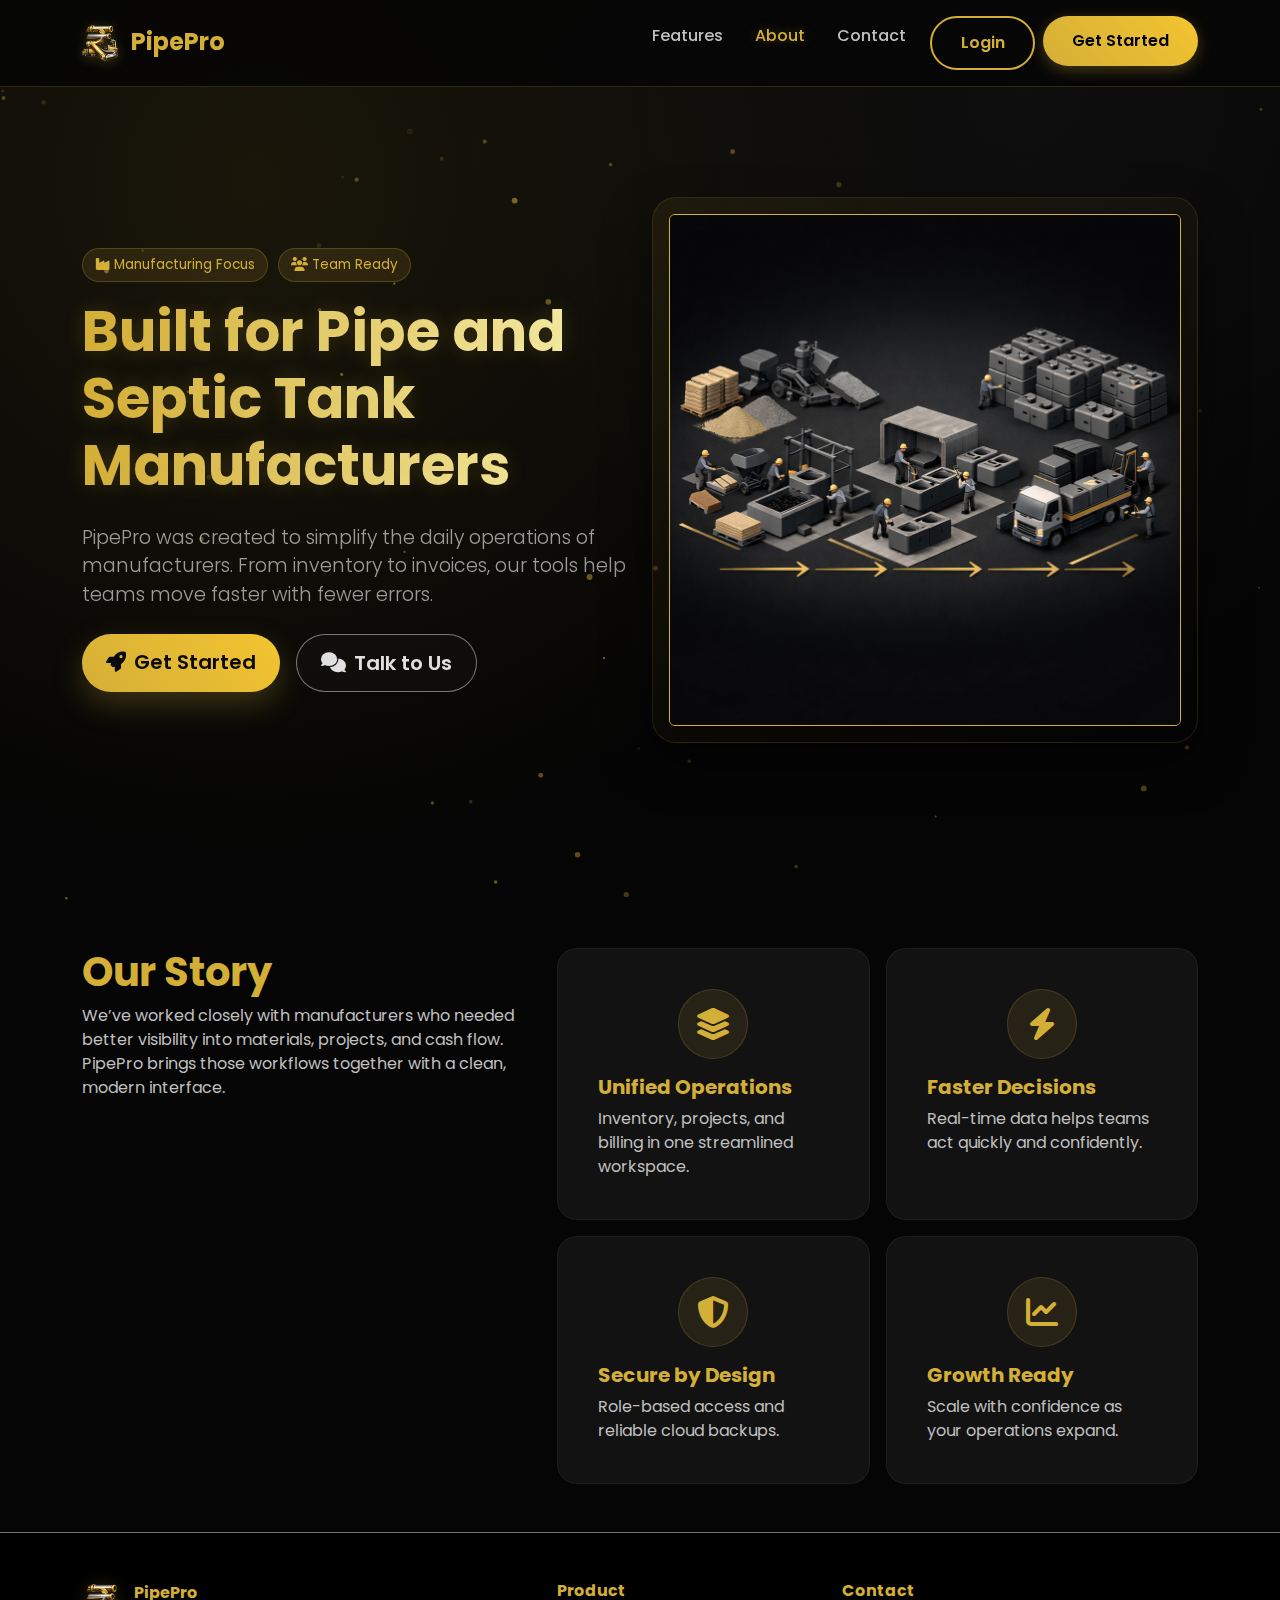
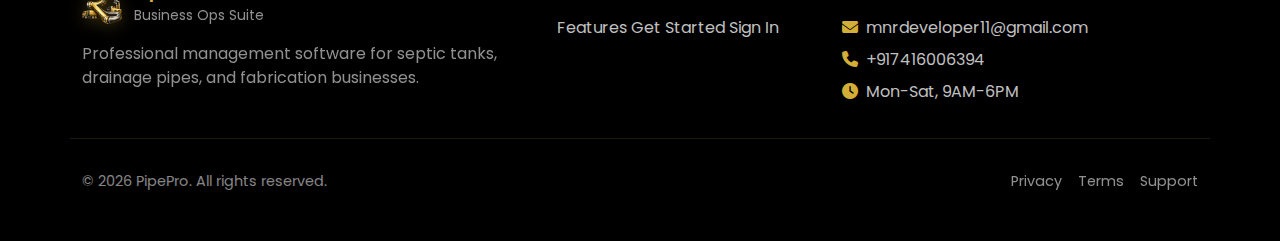
<file: about.html>
<!DOCTYPE html>
<html lang="en">
<head>
    <meta charset="UTF-8">
    <meta name="viewport" content="width=device-width, initial-scale=1.0">
    <title>About | PipePro</title>
    <!-- Bootstrap 5 -->
    <link href="https://cdn.jsdelivr.net/npm/bootstrap@5.3.0/dist/css/bootstrap.min.css" rel="stylesheet">
    <link rel="icon" href="logo.png" type="image/png">
    <!-- Font Awesome -->
    <link rel="stylesheet" href="https://cdnjs.cloudflare.com/ajax/libs/font-awesome/6.4.0/css/all.min.css">
    <!-- Google Fonts -->
    <link href="https://fonts.googleapis.com/css2?family=Poppins:wght@300;400;500;600;700&display=swap" rel="stylesheet">
    <!-- Custom CSS -->
    <link rel="stylesheet" href="css/style.css">
</head>
<body>
    <!-- Navigation -->
    <nav class="navbar navbar-expand-lg fixed-top navbar-dark">
        <div class="container">
            <a class="navbar-brand" href="index.html">
                <img src="logo.png" alt="Logo" class="navbar-logo" width="40" height="40">
                <span class="fw-bold">PipePro</span>
            </a>
            <button class="navbar-toggler" type="button" data-bs-toggle="collapse" data-bs-target="#navbarNav">
                <span class="navbar-toggler-icon"></span>
            </button>
            <div class="collapse navbar-collapse" id="navbarNav">
                <ul class="navbar-nav ms-auto">
                    <li class="nav-item"><a class="nav-link" href="index.html#features">Features</a></li>
                    <li class="nav-item"><a class="nav-link active" href="about.html">About</a></li>
                    <li class="nav-item"><a class="nav-link" href="contact.html">Contact</a></li>
                    <li class="nav-item"><a class="btn btn-gold-outline ms-2" href="login.html">Login</a></li>
                    <li class="nav-item"><a class="btn btn-gold ms-2" href="register.html">Get Started</a></li>
                </ul>
            </div>
        </div>
    </nav>

    <!-- Hero -->
    <section class="hero-section">
        <canvas id="hero-particles"></canvas>
        <div class="container">
            <div class="row align-items-center">
                <div class="col-lg-6">
                    <div class="hero-badges">
                        <span class="hero-badge"><i class="fas fa-industry me-1"></i>Manufacturing Focus</span>
                        <span class="hero-badge"><i class="fas fa-users me-1"></i>Team Ready</span>
                    </div>
                    <h1 class="display-4 fw-bold mb-4 text-gradient-gold">Built for Pipe and Septic Tank Manufacturers</h1>
                    <p class="lead mb-4 text-silver">PipePro was created to simplify the daily operations of manufacturers. From inventory to invoices, our tools help teams move faster with fewer errors.</p>
                    <div class="d-flex flex-wrap gap-3">
                        <a href="register.html" class="btn btn-hero-primary btn-lg px-4">
                            <i class="fas fa-rocket me-2"></i>Get Started
                        </a>
                        <a href="contact.html" class="btn btn-hero-secondary btn-lg px-4">
                            <i class="fas fa-comments me-2"></i>Talk to Us
                        </a>
                    </div>
                </div>
                <div class="col-lg-6">
                    <div class="hero-image-wrapper">
                        <img src="hero.png" alt="PipePro Platform" class="img-fluid rounded shadow-lg border-gold">
                    </div>
                </div>
            </div>
        </div>
    </section>

    <!-- Story -->
    <section class="py-5">
        <div class="container">
            <div class="row g-4">
                <div class="col-lg-5">
                    <h2 class="display-6 fw-bold text-gold">Our Story</h2>
                    <p class="text-silver">We’ve worked closely with manufacturers who needed better visibility into materials, projects, and cash flow. PipePro brings those workflows together with a clean, modern interface.</p>
                </div>
                <div class="col-lg-7">
                    <div class="row g-3">
                        <div class="col-md-6">
                            <div class="card feature-card h-100">
                                <div class="card-body p-4">
                                    <div class="feature-icon mb-3"><i class="fas fa-layer-group fa-2x"></i></div>
                                    <h5 class="text-gold">Unified Operations</h5>
                                    <p class="text-silver mb-0">Inventory, projects, and billing in one streamlined workspace.</p>
                                </div>
                            </div>
                        </div>
                        <div class="col-md-6">
                            <div class="card feature-card h-100">
                                <div class="card-body p-4">
                                    <div class="feature-icon mb-3"><i class="fas fa-bolt fa-2x"></i></div>
                                    <h5 class="text-gold">Faster Decisions</h5>
                                    <p class="text-silver mb-0">Real-time data helps teams act quickly and confidently.</p>
                                </div>
                            </div>
                        </div>
                        <div class="col-md-6">
                            <div class="card feature-card h-100">
                                <div class="card-body p-4">
                                    <div class="feature-icon mb-3"><i class="fas fa-shield-alt fa-2x"></i></div>
                                    <h5 class="text-gold">Secure by Design</h5>
                                    <p class="text-silver mb-0">Role-based access and reliable cloud backups.</p>
                                </div>
                            </div>
                        </div>
                        <div class="col-md-6">
                            <div class="card feature-card h-100">
                                <div class="card-body p-4">
                                    <div class="feature-icon mb-3"><i class="fas fa-chart-line fa-2x"></i></div>
                                    <h5 class="text-gold">Growth Ready</h5>
                                    <p class="text-silver mb-0">Scale with confidence as your operations expand.</p>
                                </div>
                            </div>
                        </div>
                    </div>
                </div>
            </div>
        </div>
    </section>

    <!-- Footer -->
    <footer class="bg-black text-silver py-5 border-top border-secondary">
        <div class="container">
            <div class="row footer-top">
                <div class="col-md-5">
                    <div class="footer-brand">
                        <img src="logo.png" alt="PipePro Logo">
                        <div>
                            <div class="footer-title">PipePro</div>
                            <div class="text-silver opacity-75 small">Business Ops Suite</div>
                        </div>
                    </div>
                    <p class="text-silver opacity-75">Professional management software for septic tanks, drainage pipes, and fabrication businesses.</p>
                </div>
                <div class="col-md-3">
                    <h6 class="fw-bold mb-3 text-gold">Product</h6>
                    <div class="footer-links">
                        <a href="index.html#features" class="hover-gold">Features</a>
                        <a href="register.html" class="hover-gold">Get Started</a>
                        <a href="login.html" class="hover-gold">Sign In</a>
                    </div>
                </div>
                <div class="col-md-4">
                    <h6 class="fw-bold mb-3 text-gold">Contact</h6>
                    <div class="text-silver mb-2"><i class="fas fa-envelope me-2 text-gold"></i>mnrdeveloper11@gmail.com</div>
                    <div class="text-silver mb-2"><i class="fas fa-phone me-2 text-gold"></i>+917416006394</div>
                    <div class="text-silver"><i class="fas fa-clock me-2 text-gold"></i>Mon-Sat, 9AM-6PM</div>
                </div>
            </div>
            <div class="footer-bottom">
                <div>&copy; 2026 PipePro. All rights reserved.</div>
                <div class="d-flex gap-3">
                    <span class="text-silver opacity-75">Privacy</span>
                    <span class="text-silver opacity-75">Terms</span>
                    <span class="text-silver opacity-75">Support</span>
                </div>
            </div>
        </div>
    </footer>

    <!-- Bootstrap JS -->
    <script src="https://cdn.jsdelivr.net/npm/bootstrap@5.3.0/dist/js/bootstrap.bundle.min.js"></script>

    <!-- Particle Animation Script -->
    <script>
        document.addEventListener('DOMContentLoaded', function() {
            const canvas = document.getElementById('hero-particles');
            if (!canvas) return;

            const ctx = canvas.getContext('2d');
            let particles = [];

            function resize() {
                canvas.width = window.innerWidth;
                canvas.height = window.innerHeight;
            }

            class Particle {
                constructor() {
                    this.x = Math.random() * canvas.width;
                    this.y = Math.random() * canvas.height;
                    this.vx = (Math.random() - 0.5) * 0.5;
                    this.vy = (Math.random() - 0.5) * 0.5;
                    this.size = Math.random() * 2 + 1;
                    this.alpha = Math.random() * 0.5 + 0.1;
                }
                update() {
                    this.x += this.vx;
                    this.y += this.vy;
                    if (this.x < 0 || this.x > canvas.width) this.vx *= -1;
                    if (this.y < 0 || this.y > canvas.height) this.vy *= -1;
                }
                draw() {
                    ctx.fillStyle = `rgba(212, 175, 55, ${this.alpha})`;
                    ctx.beginPath();
                    ctx.arc(this.x, this.y, this.size, 0, Math.PI * 2);
                    ctx.fill();
                }
            }

            function animate() {
                ctx.clearRect(0, 0, canvas.width, canvas.height);
                particles.forEach(p => { p.update(); p.draw(); });
                requestAnimationFrame(animate);
            }

            window.addEventListener('resize', resize);
            resize();
            for (let i = 0; i < 60; i++) particles.push(new Particle());
            animate();
        });
    </script>
</body>
</html>
</file>
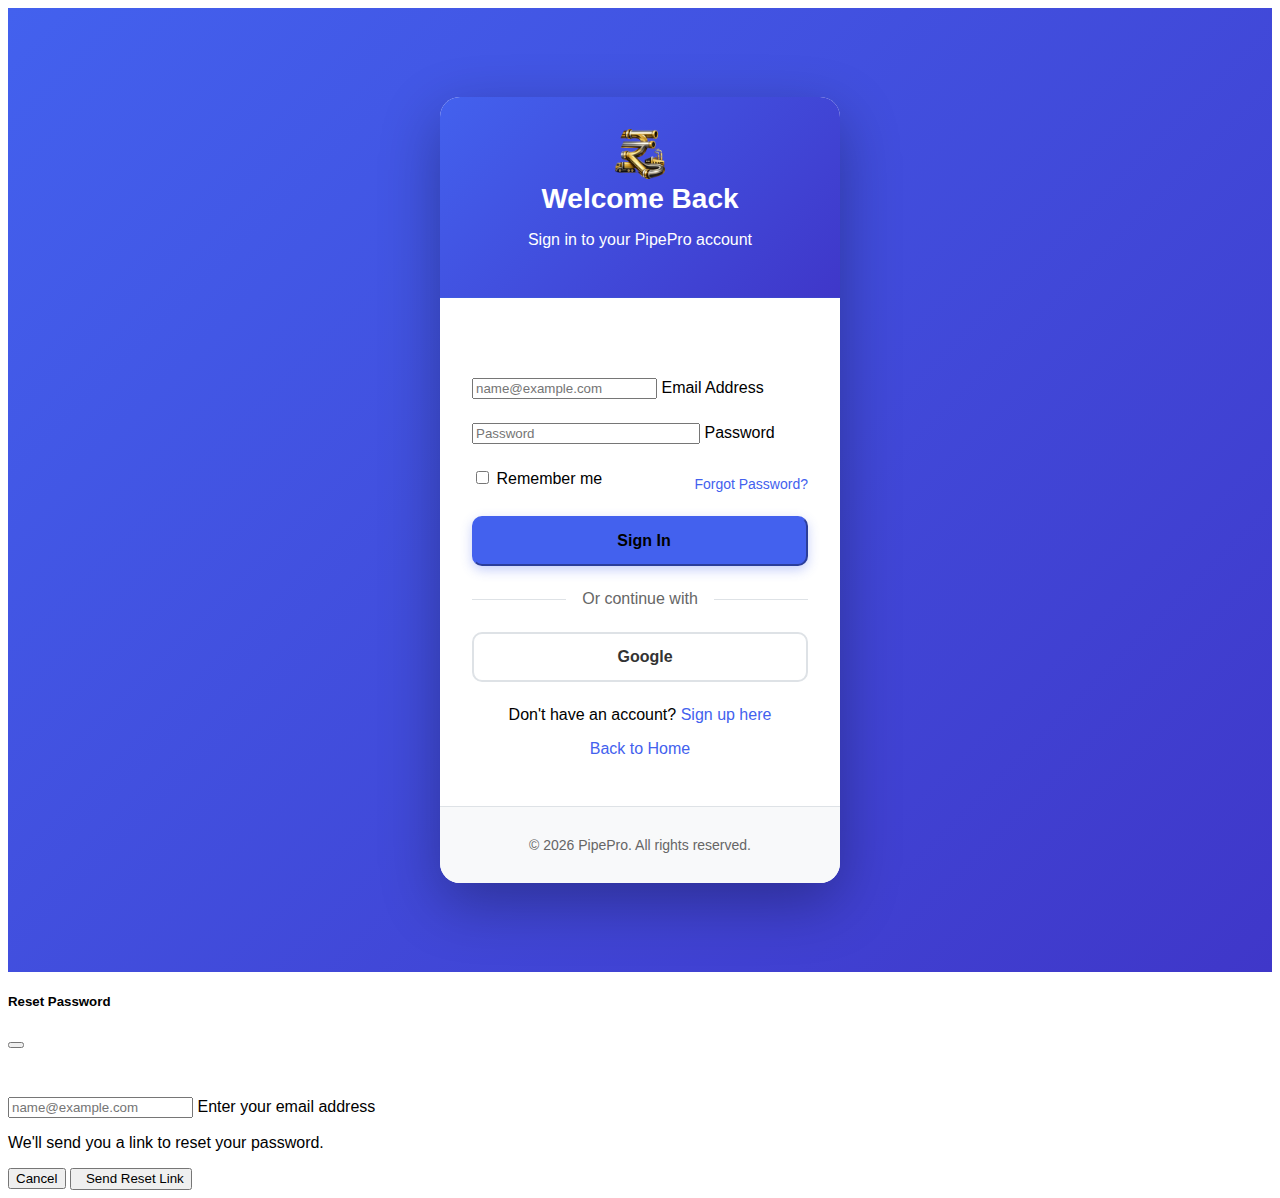
<file: login.html>
<!DOCTYPE html>
<html lang="en">
<head>
    <meta charset="UTF-8">
    <meta name="viewport" content="width=device-width, initial-scale=1.0">
    <title>Login | PipePro</title>
    <!-- Bootstrap 5 -->
    <link href="https://cdn.jsdelivr.net/npm/bootstrap@5.3.0/dist/css/bootstrap.min.css" rel="stylesheet">
    <link rel="icon" href="logo.png" type="image/png">
    <!-- Font Awesome -->
    <link rel="stylesheet" href="https://cdnjs.cloudflare.com/ajax/libs/font-awesome/6.4.0/css/all.min.css">
    <!-- Google Fonts -->
    <link href="https://fonts.googleapis.com/css2?family=Poppins:wght@300;400;500;600;700&display=swap" rel="stylesheet">
    <!-- Custom CSS -->
    <link rel="stylesheet" href="css/auth.css">
</head>
<body>
    <div class="auth-container">
        <div class="auth-card">
            <div class="auth-header">
                <img src="logo.png" alt="Logo" width="50" height="50" class="mb-3">
                <h2>Welcome Back</h2>
                <p class="mb-0">Sign in to your PipePro account</p>
            </div>
            
            <div class="auth-body">
                <div id="alertMessage" class="alert d-none"></div>
                
                <form id="loginForm" class="auth-form">
                    <div class="form-floating">
                        <input type="email" class="form-control" id="loginEmail" placeholder="name@example.com" required>
                        <label for="loginEmail">
                            <i class="fas fa-envelope me-2"></i>Email Address
                        </label>
                    </div>
                    
                    <div class="form-floating password-toggle">
                        <input type="password" class="form-control" id="loginPassword" placeholder="Password" required>
                        <label for="loginPassword">
                            <i class="fas fa-lock me-2"></i>Password
                        </label>
                        <button type="button" class="password-toggle-btn" data-target="loginPassword">
                            <i class="fas fa-eye"></i>
                        </button>
                    </div>
                    
                    <div class="d-flex justify-content-between align-items-center mb-4">
                        <div class="form-check">
                            <input class="form-check-input" type="checkbox" id="rememberMe">
                            <label class="form-check-label" for="rememberMe">Remember me</label>
                        </div>
                        <a href="#forgotPassword" class="forgot-password" data-bs-toggle="modal">Forgot Password?</a>
                    </div>
                    
                    <button type="submit" class="btn btn-primary btn-lg" id="loginBtn">
                        <span class="spinner-border spinner-border-sm d-none" role="status"></span>
                        <i class="fas fa-sign-in-alt me-2"></i>Sign In
                    </button>
                    
                    <div class="auth-divider">
                        <span>Or continue with</span>
                    </div>
                    
                    <button type="button" class="btn google-btn" id="googleSignIn">
                        <i class="fab fa-google me-2"></i>Google
                    </button>
                    
                    <div class="auth-links mt-4">
                        <p>Don't have an account? <a href="register.html">Sign up here</a></p>
                        <p><a href="index.html"><i class="fas fa-arrow-left me-1"></i>Back to Home</a></p>
                    </div>
                </form>
            </div>
            
            <div class="auth-footer">
                <p>&copy; 2026 PipePro. All rights reserved.</p>
            </div>
        </div>
    </div>

    <!-- Forgot Password Modal -->
    <div class="modal fade" id="forgotPassword" tabindex="-1">
        <div class="modal-dialog modal-dialog-centered">
            <div class="modal-content">
                <div class="modal-header">
                    <h5 class="modal-title">Reset Password</h5>
                    <button type="button" class="btn-close" data-bs-dismiss="modal"></button>
                </div>
                <div class="modal-body">
                    <div id="forgotAlert" class="alert d-none"></div>
                    <div class="form-floating mb-3">
                        <input type="email" class="form-control" id="resetEmail" placeholder="name@example.com">
                        <label for="resetEmail">Enter your email address</label>
                    </div>
                    <p class="text-muted small">We'll send you a link to reset your password.</p>
                </div>
                <div class="modal-footer">
                    <button type="button" class="btn btn-secondary" data-bs-dismiss="modal">Cancel</button>
                    <button type="button" class="btn btn-primary" id="sendResetLink">
                        <span class="spinner-border spinner-border-sm d-none" role="status"></span>
                        Send Reset Link
                    </button>
                </div>
            </div>
        </div>
    </div>

    <!-- Bootstrap JS -->
    <script src="https://cdn.jsdelivr.net/npm/bootstrap@5.3.0/dist/js/bootstrap.bundle.min.js"></script>
    <!-- Firebase -->
    <script src="https://www.gstatic.com/firebasejs/9.6.10/firebase-app-compat.js"></script>
    <script src="https://www.gstatic.com/firebasejs/9.6.10/firebase-auth-compat.js"></script>
    <script src="https://www.gstatic.com/firebasejs/9.6.10/firebase-firestore-compat.js"></script>
    <script type="module" src="js/firebase-config.js"></script>
    <script type="module" src="js/auth.js"></script>
</body>
</html>
</file>
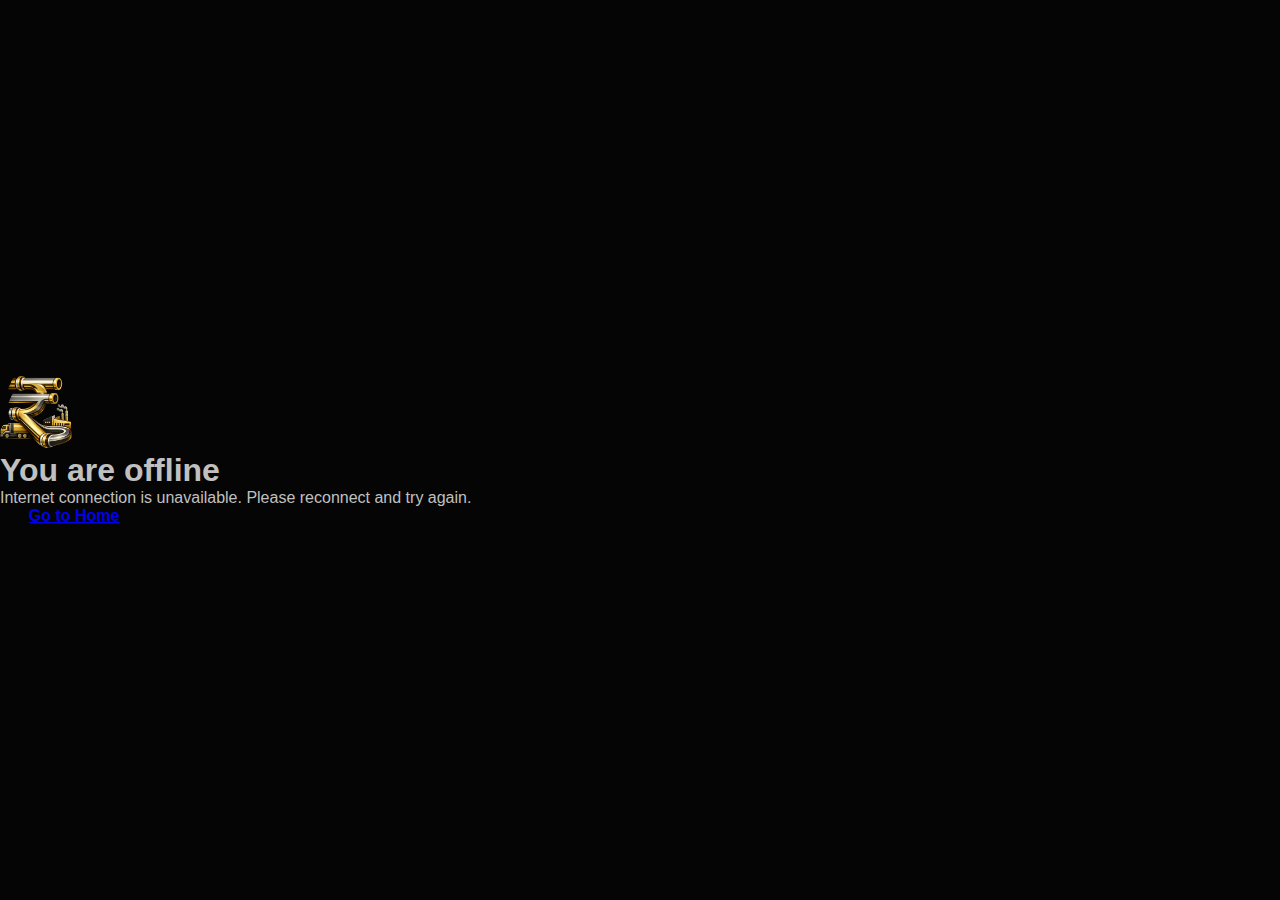
<file: offline.html>
<!DOCTYPE html>
<html lang="en">
<head>
    <meta charset="UTF-8">
    <meta name="viewport" content="width=device-width, initial-scale=1.0">
    <title>Offline | SSPC</title>
    <link rel="icon" href="logo.png" type="image/png">
    <link rel="manifest" href="manifest.webmanifest">
    <meta name="theme-color" content="#0f172a">
    <meta name="apple-mobile-web-app-capable" content="yes">
    <meta name="apple-mobile-web-app-status-bar-style" content="black-translucent">
    <meta name="apple-mobile-web-app-title" content="SSPC">
    <link rel="apple-touch-icon" href="assets/icons/icon-180.png">
    <link rel="stylesheet" href="css/style.css">
</head>
<body class="industrial-theme">
    <section class="section-block" style="min-height: 100vh; display: flex; align-items: center;">
        <div class="container text-center">
            <img src="logo.png" alt="SSPC" style="width: 72px; height: 72px; object-fit: contain;" class="mb-3">
            <h1 class="section-title">You are offline</h1>
            <p class="section-lead">Internet connection is unavailable. Please reconnect and try again.</p>
            <a href="index.html" class="btn btn-primary mt-3">Go to Home</a>
        </div>
    </section>
    <script src="js/pwa.js"></script>
</body>
</html>
</file>
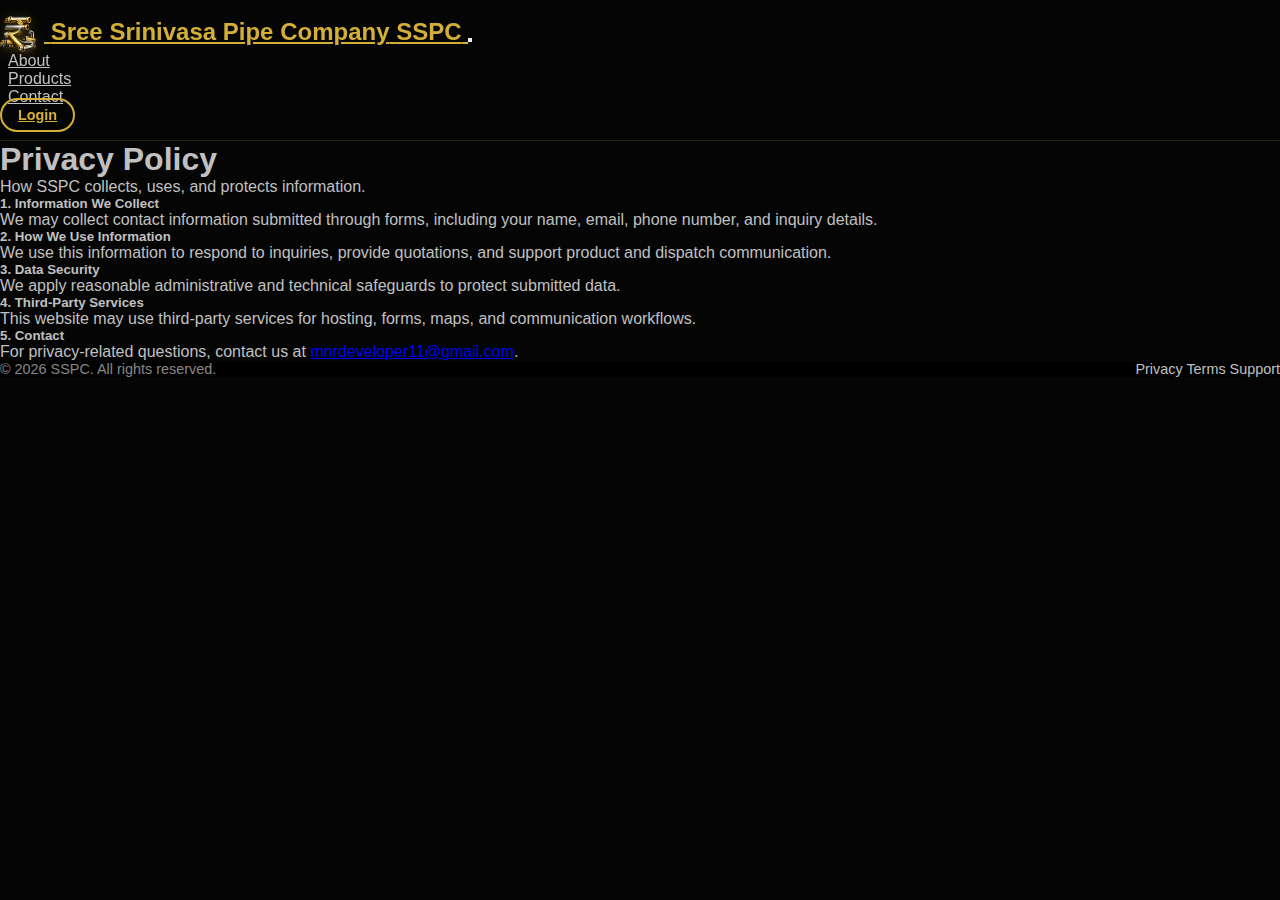
<file: privacy.html>
<!DOCTYPE html>
<html lang="en">
<head>
    <meta charset="UTF-8">
    <meta name="viewport" content="width=device-width, initial-scale=1.0">
    <title>Privacy Policy | SSPC</title>
    <link href="https://cdn.jsdelivr.net/npm/bootstrap@5.3.0/dist/css/bootstrap.min.css" rel="stylesheet">
    <link rel="icon" href="logo.png" type="image/png">
    <link rel="manifest" href="manifest.webmanifest">
    <meta name="theme-color" content="#0f172a">
    <meta name="apple-mobile-web-app-capable" content="yes">
    <meta name="apple-mobile-web-app-status-bar-style" content="black-translucent">
    <meta name="apple-mobile-web-app-title" content="SSPC">
    <link rel="apple-touch-icon" href="assets/icons/icon-180.png">
    <link rel="stylesheet" href="https://cdnjs.cloudflare.com/ajax/libs/font-awesome/6.4.0/css/all.min.css">
    <link href="https://fonts.googleapis.com/css2?family=Poppins:wght@300;400;500;600;700&display=swap" rel="stylesheet">
    <link rel="stylesheet" href="css/style.css">
</head>
<body class="industrial-theme page-shell">
    <div id="pageLoader" class="page-loader">
        <div class="loader-content">
            <div class="loader-box">
                <div class="spinner-ring ring-outer"></div>
                <div class="spinner-ring ring-inner"></div>
                <img src="logo.png" class="center-icon" alt="Logo" style="width: 46px; height: 46px; object-fit: contain;">
            </div>
            <h5 class="mt-3 fw-bold text-dark">SSPC</h5>
            <p class="text-muted small">Loading...</p>
        </div>
    </div>

    <nav class="navbar navbar-expand-lg fixed-top navbar-dark">
        <div class="container">
            <a class="navbar-brand" href="index.html">
                <img src="logo.png" alt="Logo" class="navbar-logo" width="40" height="40">
                <span class="fw-bold d-none d-lg-inline">Sree Srinivasa Pipe Company</span>
                <span class="fw-bold d-inline d-lg-none">SSPC</span>
            </a>
            <button class="navbar-toggler" type="button" data-bs-toggle="collapse" data-bs-target="#navbarNav">
                <span class="navbar-toggler-icon"></span>
            </button>
            <div class="collapse navbar-collapse" id="navbarNav">
                <ul class="navbar-nav ms-auto">
                    <li class="nav-item"><a class="nav-link" href="about.html">About</a></li>
                    <li class="nav-item"><a class="nav-link" href="products.html">Products</a></li>
                    <li class="nav-item"><a class="nav-link" href="contact.html">Contact</a></li>
                    <li class="nav-item"><a class="btn btn-gold-outline btn-nav ms-2" href="login.html?mode=gate">Login</a></li>
                </ul>
            </div>
        </div>
    </nav>

    <section class="hero-industrial">
        <div class="hero-overlay"></div>
        <div class="container position-relative text-white">
            <h1 class="display-5 fw-bold mb-3">Privacy Policy</h1>
            <p class="lead mb-0">How SSPC collects, uses, and protects information.</p>
        </div>
    </section>

    <section class="section-block">
        <div class="container">
            <div class="form-card">
                <h5 class="mb-3">1. Information We Collect</h5>
                <p class="text-muted">We may collect contact information submitted through forms, including your name, email, phone number, and inquiry details.</p>
                <h5 class="mb-3 mt-4">2. How We Use Information</h5>
                <p class="text-muted">We use this information to respond to inquiries, provide quotations, and support product and dispatch communication.</p>
                <h5 class="mb-3 mt-4">3. Data Security</h5>
                <p class="text-muted">We apply reasonable administrative and technical safeguards to protect submitted data.</p>
                <h5 class="mb-3 mt-4">4. Third-Party Services</h5>
                <p class="text-muted">This website may use third-party services for hosting, forms, maps, and communication workflows.</p>
                <h5 class="mb-3 mt-4">5. Contact</h5>
                <p class="text-muted mb-0">For privacy-related questions, contact us at <a href="mailto:mnrdeveloper11@gmail.com">mnrdeveloper11@gmail.com</a>.</p>
            </div>
        </div>
    </section>

    <footer class="site-footer industrial-footer">
        <div class="container">
            <div class="footer-bottom">
                <div>&copy; 2026 SSPC. All rights reserved.</div>
                <div class="footer-legal">
                    <a class="text-silver opacity-75 hover-gold" href="privacy.html">Privacy</a>
                    <a class="text-silver opacity-75 hover-gold" href="terms.html">Terms</a>
                    <a class="text-silver opacity-75 hover-gold" href="support.html">Support</a>
                </div>
            </div>
        </div>
    </footer>

    <script src="https://cdn.jsdelivr.net/npm/bootstrap@5.3.0/dist/js/bootstrap.bundle.min.js"></script>
    <script>
        (function () {
            const loader = document.getElementById('pageLoader');
            const body = document.body;
            const hideLoader = () => {
                if (body) body.classList.add('page-ready');
                if (!loader) return;
                loader.classList.add('is-hidden');
                setTimeout(() => loader.remove(), 400);
            };
            window.addEventListener('load', hideLoader);
            window.addEventListener('pageshow', hideLoader);

            document.addEventListener('click', (e) => {
                const link = e.target.closest('a');
                if (!link) return;
                if (e.metaKey || e.ctrlKey || e.shiftKey || e.altKey) return;
                const href = link.getAttribute('href') || '';
                if (!href || href.startsWith('#') || href.startsWith('mailto:') || href.startsWith('tel:') || link.target === '_blank') return;
                if (link.hasAttribute('download')) return;
                const sameOrigin = link.origin === window.location.origin;
                if (!sameOrigin) return;
                e.preventDefault();
                if (body) body.classList.add('page-leaving');
                if (loader) loader.classList.remove('is-hidden');
                window.setTimeout(() => {
                    window.location.href = link.href;
                }, 170);
            });
        })();
    </script>
    <script src="js/input-case.js"></script>
    <script src="js/pwa.js"></script>
</body>
</html>
</file>
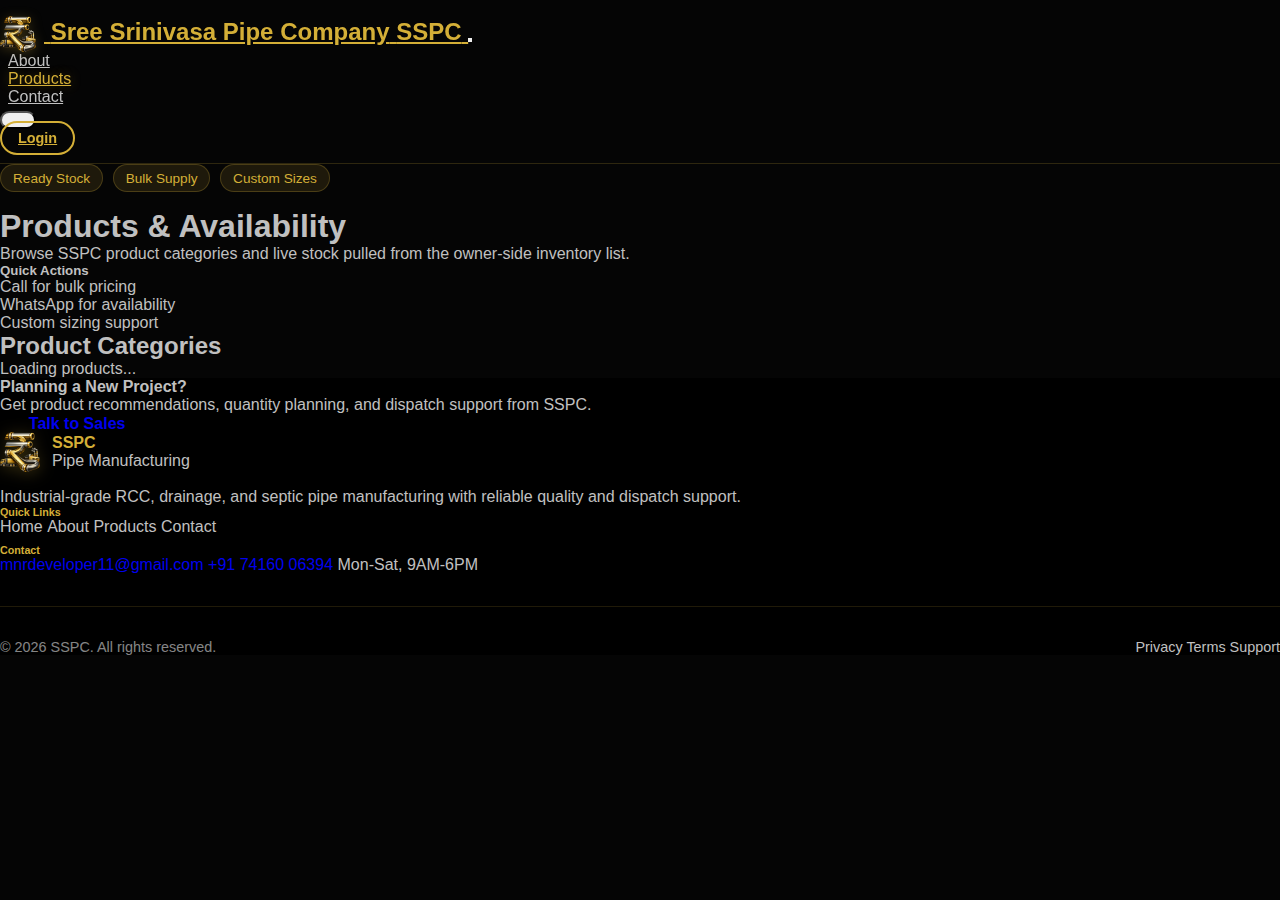
<file: products.html>
<!DOCTYPE html>
<html lang="en">
<head>
    <meta charset="UTF-8">
    <meta name="viewport" content="width=device-width, initial-scale=1.0">
    <title>Products | SSPC</title>
    <!-- Bootstrap 5 -->
    <link href="https://cdn.jsdelivr.net/npm/bootstrap@5.3.0/dist/css/bootstrap.min.css" rel="stylesheet">
    <link rel="icon" href="logo.png" type="image/png">
    <link rel="manifest" href="manifest.webmanifest">
    <meta name="theme-color" content="#0f172a">
    <meta name="apple-mobile-web-app-capable" content="yes">
    <meta name="apple-mobile-web-app-status-bar-style" content="black-translucent">
    <meta name="apple-mobile-web-app-title" content="SSPC">
    <link rel="apple-touch-icon" href="assets/icons/icon-180.png">
    <!-- Font Awesome -->
    <link rel="stylesheet" href="https://cdnjs.cloudflare.com/ajax/libs/font-awesome/6.4.0/css/all.min.css">
    <!-- Google Fonts -->
    <link href="https://fonts.googleapis.com/css2?family=Poppins:wght@300;400;500;600;700&display=swap" rel="stylesheet">
    <!-- Custom CSS -->
    <link rel="stylesheet" href="css/style.css">
</head>
<body class="industrial-theme page-shell">
    <!-- Page Loader -->
    <div id="pageLoader" class="page-loader">
        <div class="loader-content">
            <div class="loader-box">
                <div class="spinner-ring ring-outer"></div>
                <div class="spinner-ring ring-inner"></div>
                <img src="logo.png" class="center-icon" alt="Logo" style="width: 46px; height: 46px; object-fit: contain;">
            </div>
            <h5 class="mt-3 fw-bold text-dark">SSPC</h5>
            <p class="text-muted small">Loading...</p>
        </div>
    </div>
    <!-- Navigation -->
    <nav class="navbar navbar-expand-lg fixed-top navbar-dark">
        <div class="container">
            <a class="navbar-brand" href="index.html">
                <img src="logo.png" alt="Logo" class="navbar-logo" width="40" height="40">
                <span class="fw-bold d-none d-lg-inline">Sree Srinivasa Pipe Company</span>
                <span class="fw-bold d-inline d-lg-none">SSPC</span>
            </a>
            <button class="navbar-toggler" type="button" data-bs-toggle="collapse" data-bs-target="#navbarNav">
                <span class="navbar-toggler-icon"></span>
            </button>
            <div class="collapse navbar-collapse" id="navbarNav">
                <ul class="navbar-nav ms-auto">
                    <li class="nav-item"><a class="nav-link" href="about.html">About</a></li>
                    <li class="nav-item"><a class="nav-link active" href="products.html">Products</a></li>
                    <li class="nav-item"><a class="nav-link" href="contact.html">Contact</a></li>
                    <li class="nav-item">
                        <button class="btn btn-nav ms-2 theme-toggle" id="themeToggle" type="button" title="Toggle theme" aria-label="Toggle theme">
                            <span class="toggle-track" aria-hidden="true">
                                <span class="toggle-knob">
                                    <span class="knob-icon sun"><i class="fas fa-sun"></i></span>
                                    <span class="knob-icon moon"><i class="fas fa-moon"></i></span>
                                </span>
                            </span>
                        </button>
                    </li>
                    <li class="nav-item"><a class="btn btn-gold-outline btn-nav ms-2" href="login.html?mode=gate">Login</a></li>
                </ul>
            </div>
        </div>
    </nav>

    <!-- Hero -->
    <section class="hero-industrial">
        <div class="hero-overlay"></div>
        <div class="container position-relative">
            <div class="row align-items-center">
                <div class="col-lg-7 text-white reveal">
                    <div class="hero-badges">
                        <span class="hero-badge"><i class="fas fa-layer-group me-1"></i>Ready Stock</span>
                        <span class="hero-badge"><i class="fas fa-warehouse me-1"></i>Bulk Supply</span>
                        <span class="hero-badge"><i class="fas fa-ruler-combined me-1"></i>Custom Sizes</span>
                    </div>
                    <h1 class="display-4 fw-bold mb-3">Products & Availability</h1>
                    <p class="lead mb-4">Browse SSPC product categories and live stock pulled from the owner-side inventory list.</p>
                </div>
                <div class="col-lg-5">
                    <div class="hero-side-card reveal reveal-delay-1">
                        <h5 class="mb-3">Quick Actions</h5>
                        <ul class="list-unstyled mb-0">
                            <li><i class="fas fa-check-circle me-2"></i>Call for bulk pricing</li>
                            <li><i class="fas fa-check-circle me-2"></i>WhatsApp for availability</li>
                            <li><i class="fas fa-check-circle me-2"></i>Custom sizing support</li>
                        </ul>
                    </div>
                </div>
            </div>
        </div>
    </section>

    <!-- Products -->
    <section class="section-block">
        <div class="container">
            <div class="products-toolbar">
                <h2 class="section-title mb-0">Product Categories</h2>
                <div class="category-tabs" id="productCategoryTabs"></div>
            </div>
            <div class="row g-4 mt-2" id="productsGrid">
                <div class="col-12 text-center text-muted">Loading products...</div>
            </div>
        </div>
    </section>

    <!-- Footer -->
    <footer class="site-footer industrial-footer">
        <div class="container">
            <div class="footer-cta">
                <div>
                    <h4>Planning a New Project?</h4>
                    <p>Get product recommendations, quantity planning, and dispatch support from SSPC.</p>
                </div>
                <a href="contact.html" class="btn btn-light">Talk to Sales</a>
            </div>
            <div class="row footer-top g-4">
                <div class="col-md-5">
                    <div class="footer-brand">
                        <img src="logo.png" alt="SSPC Logo">
                        <div>
                            <div class="footer-title">SSPC</div>
                            <div class="text-silver opacity-75 small">Pipe Manufacturing</div>
                        </div>
                    </div>
                    <p class="text-silver opacity-75 mb-0">Industrial-grade RCC, drainage, and septic pipe manufacturing with reliable quality and dispatch support.</p>
                </div>
                <div class="col-md-3">
                    <h6 class="fw-bold mb-3 text-gold">Quick Links</h6>
                    <div class="footer-links">
                        <a href="index.html" class="hover-gold">Home</a>
                        <a href="about.html" class="hover-gold">About</a>
                        <a href="products.html" class="hover-gold">Products</a>
                        <a href="contact.html" class="hover-gold">Contact</a>
                    </div>
                </div>
                <div class="col-md-4">
                    <h6 class="fw-bold mb-3 text-gold">Contact</h6>
                    <div class="footer-contact">
                        <a href="mailto:mnrdeveloper11@gmail.com" class="footer-contact-item">
                            <i class="fas fa-envelope"></i>
                            <span>mnrdeveloper11@gmail.com</span>
                        </a>
                        <a href="tel:+917416006394" class="footer-contact-item">
                            <i class="fas fa-phone"></i>
                            <span>+91 74160 06394</span>
                        </a>
                        <span class="footer-contact-item">
                            <i class="fas fa-clock"></i>
                            <span>Mon-Sat, 9AM-6PM</span>
                        </span>
                    </div>
                </div>
            </div>
            <div class="footer-bottom">
                <div>&copy; 2026 SSPC. All rights reserved.</div>
                <div class="footer-legal">
                    <a class="text-silver opacity-75 hover-gold" href="privacy.html">Privacy</a>
                    <a class="text-silver opacity-75 hover-gold" href="terms.html">Terms</a>
                    <a class="text-silver opacity-75 hover-gold" href="support.html">Support</a>
                </div>
            </div>
        </div>
    </footer>

    <!-- Bootstrap JS -->
    <script src="https://cdn.jsdelivr.net/npm/bootstrap@5.3.0/dist/js/bootstrap.bundle.min.js"></script>
    <!-- Firebase -->
    <script src="https://www.gstatic.com/firebasejs/9.6.10/firebase-app-compat.js"></script>
    <script src="https://www.gstatic.com/firebasejs/9.6.10/firebase-auth-compat.js"></script>
    <script src="https://www.gstatic.com/firebasejs/9.6.10/firebase-firestore-compat.js"></script>
    <script src="https://www.gstatic.com/firebasejs/9.6.10/firebase-remote-config-compat.js"></script>
    <script type="module" src="js/firebase-config.js"></script>
    <script type="module" src="js/products.js"></script>
    <script>
        (function () {
            const root = document.documentElement;
            const toggleBtn = document.getElementById('themeToggle');
            const stored = localStorage.getItem('sspcTheme');
            if (stored === 'dark') {
                root.classList.add('theme-dark');
            }

            const syncIcon = () => {
                if (!toggleBtn) return;
                const isDark = root.classList.contains('theme-dark');
                toggleBtn.classList.toggle('is-dark', isDark);
                toggleBtn.setAttribute('aria-pressed', isDark ? 'true' : 'false');
                toggleBtn.setAttribute('title', isDark ? 'Switch to light theme' : 'Switch to dark theme');
            };

            syncIcon();

            if (toggleBtn) {
                toggleBtn.addEventListener('click', () => {
                    root.classList.toggle('theme-dark');
                    localStorage.setItem('sspcTheme', root.classList.contains('theme-dark') ? 'dark' : 'light');
                    syncIcon();
                });
            }
        })();
    </script>
    <script>
        (function () {
            const loader = document.getElementById('pageLoader');
            const body = document.body;

            const hideLoader = () => {
                if (body) body.classList.add('page-ready');
                if (!loader) return;
                loader.classList.add('is-hidden');
                setTimeout(() => loader.remove(), 400);
            };

            window.addEventListener('load', hideLoader);
            window.addEventListener('pageshow', hideLoader);

            document.addEventListener('click', (e) => {
                const link = e.target.closest('a');
                if (!link) return;
                if (e.metaKey || e.ctrlKey || e.shiftKey || e.altKey) return;
                const href = link.getAttribute('href') || '';
                if (!href || href.startsWith('#') || href.startsWith('mailto:') || href.startsWith('tel:') || link.target === '_blank') return;
                if (link.hasAttribute('download')) return;
                const sameOrigin = link.origin === window.location.origin;
                if (!sameOrigin) return;
                e.preventDefault();
                if (body) body.classList.add('page-leaving');
                if (loader) loader.classList.remove('is-hidden');
                window.setTimeout(() => {
                    window.location.href = link.href;
                }, 170);
            });
        })();
    </script>
    <script src="js/pwa.js"></script>
</body>
</html>
</file>
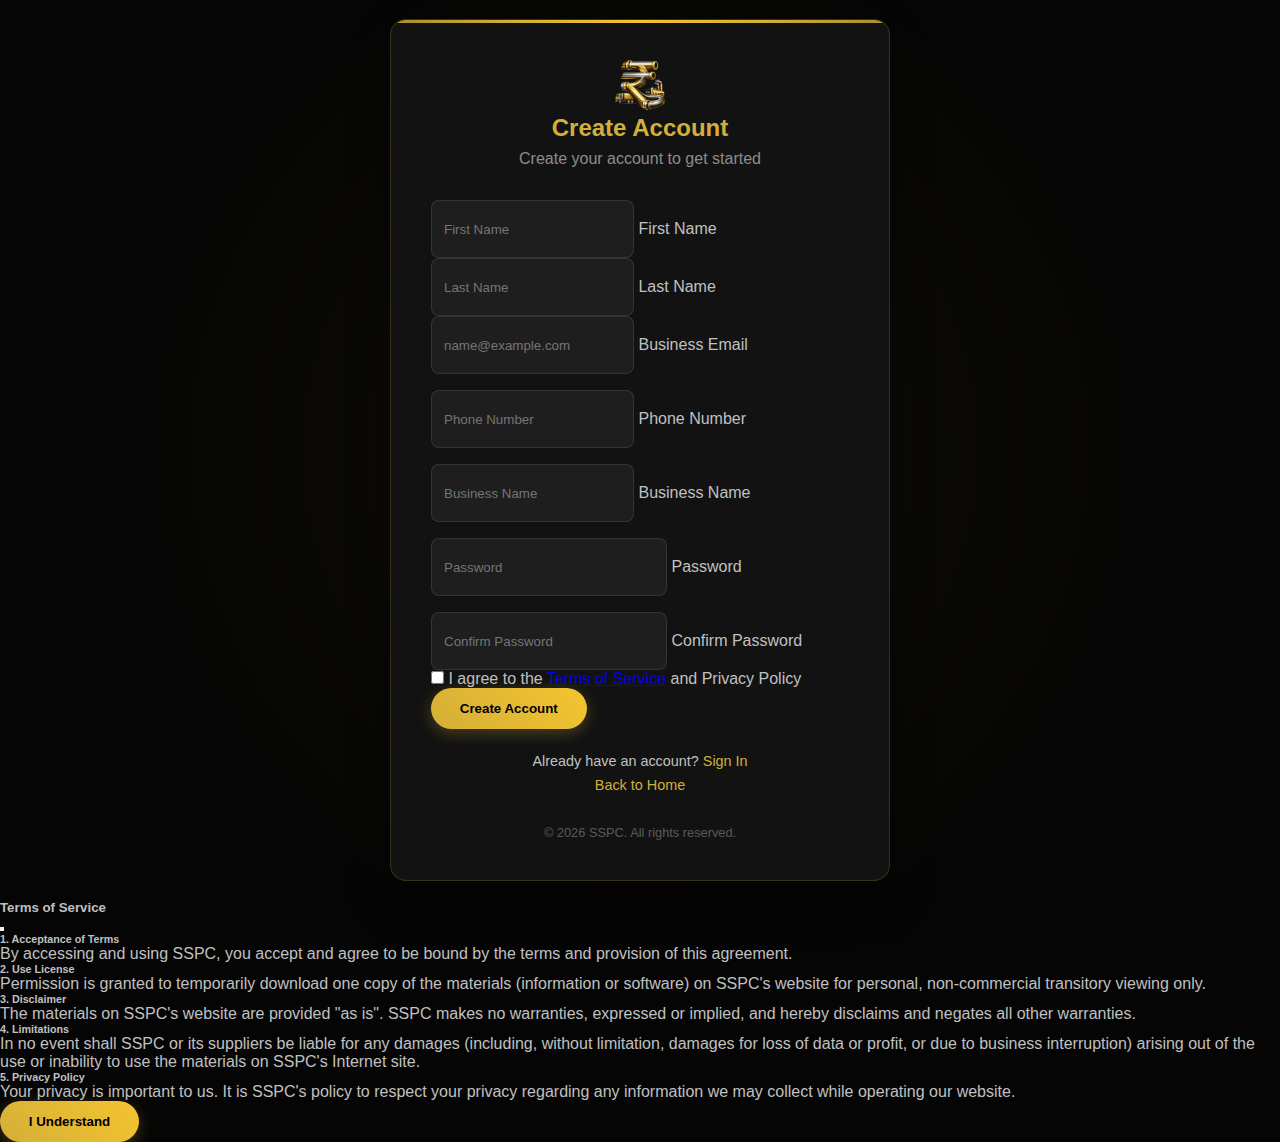
<file: register.html>
<!DOCTYPE html>
<html lang="en">
<head>
    <meta charset="UTF-8">
    <meta name="viewport" content="width=device-width, initial-scale=1.0">
    <title>Register | SSPC</title>
    <!-- Bootstrap 5 -->
    <link href="https://cdn.jsdelivr.net/npm/bootstrap@5.3.0/dist/css/bootstrap.min.css" rel="stylesheet">
    <link rel="icon" href="logo.png" type="image/png">
    <link rel="manifest" href="manifest.webmanifest">
    <meta name="theme-color" content="#0f172a">
    <meta name="apple-mobile-web-app-capable" content="yes">
    <meta name="apple-mobile-web-app-status-bar-style" content="black-translucent">
    <meta name="apple-mobile-web-app-title" content="SSPC">
    <link rel="apple-touch-icon" href="assets/icons/icon-180.png">
    <!-- Font Awesome -->
    <link rel="stylesheet" href="https://cdnjs.cloudflare.com/ajax/libs/font-awesome/6.4.0/css/all.min.css">
    <!-- Google Fonts -->
    <link href="https://fonts.googleapis.com/css2?family=Poppins:wght@300;400;500;600;700&display=swap" rel="stylesheet">
    <!-- Custom CSS -->
    <link rel="stylesheet" href="css/style.css">
</head>
<body>
    <div class="auth-container">
        <div class="auth-card d-none" style="max-width: 500px;">
            <div class="auth-header">
                <img src="logo.png" alt="Logo" width="50" height="50" class="mb-3">
                <h2>Create Account</h2>
                <p class="mb-0">Create your account to get started</p>
            </div>
            
            <div class="auth-body">
                <div id="alertMessage" class="alert d-none"></div>
                
                <form id="registerForm" class="auth-form">
                    <div class="row g-2">
                        <div class="col-md-6">
                            <div class="form-floating">
                                <input type="text" class="form-control" id="firstName" placeholder="First Name" required>
                                <label for="firstName">First Name</label>
                            </div>
                        </div>
                        <div class="col-md-6">
                            <div class="form-floating">
                                <input type="text" class="form-control" id="lastName" placeholder="Last Name" required>
                                <label for="lastName">Last Name</label>
                            </div>
                        </div>
                    </div>

                    <div class="form-floating mt-3">
                        <input type="email" class="form-control" id="businessEmail" placeholder="name@example.com" required>
                        <label for="businessEmail">
                            <i class="fas fa-envelope me-2"></i>Business Email
                        </label>
                    </div>

                    <div class="form-floating mt-3">
                        <input type="tel" class="form-control" id="phone" placeholder="Phone Number" required>
                        <label for="phone">
                            <i class="fas fa-phone me-2"></i>Phone Number
                        </label>
                    </div>

                    <div class="form-floating mt-3">
                        <input type="text" class="form-control" id="businessName" placeholder="Business Name" required>
                        <label for="businessName">
                            <i class="fas fa-building me-2"></i>Business Name
                        </label>
                    </div>
                    
                    <div class="form-floating mt-3 password-toggle">
                        <input type="password" class="form-control" id="password" placeholder="Password" required>
                        <label for="password">
                            <i class="fas fa-lock me-2"></i>Password
                        </label>
                        <button type="button" class="password-toggle-btn" data-target="password">
                            <i class="fas fa-eye"></i>
                        </button>
                    </div>

                    <div class="form-floating mt-3 password-toggle">
                        <input type="password" class="form-control" id="confirmPassword" placeholder="Confirm Password" required>
                        <label for="confirmPassword">
                            <i class="fas fa-lock me-2"></i>Confirm Password
                        </label>
                        <button type="button" class="password-toggle-btn" data-target="confirmPassword">
                            <i class="fas fa-eye"></i>
                        </button>
                    </div>
                    
                    <div class="form-check mt-3 mb-4">
                        <input class="form-check-input" type="checkbox" id="terms" required>
                        <label class="form-check-label small" for="terms">
                            I agree to the <a href="#" data-bs-toggle="modal" data-bs-target="#termsModal">Terms of Service</a> and Privacy Policy
                        </label>
                    </div>
                    
                    <button type="submit" class="btn btn-gold btn-lg w-100" id="registerBtn">
                        <span class="spinner-border spinner-border-sm d-none" role="status"></span>
                        <i class="fas fa-user-plus me-2"></i>Create Account
                    </button>
                    
                    <div class="auth-links mt-4">
                        <p>Already have an account? <a href="login.html">Sign In</a></p>
                        <p><a href="index.html"><i class="fas fa-arrow-left me-1"></i>Back to Home</a></p>
                    </div>
                </form>
            </div>
            
            <div class="auth-footer">
                <p>&copy; 2026 SSPC. All rights reserved.</p>
            </div>
        </div>
    </div>

    <!-- Terms Modal -->
    <div class="modal fade" id="termsModal" tabindex="-1">
        <div class="modal-dialog modal-dialog-scrollable">
            <div class="modal-content">
                <div class="modal-header">
                    <h5 class="modal-title">Terms of Service</h5>
                    <button type="button" class="btn-close" data-bs-dismiss="modal"></button>
                </div>
                <div class="modal-body">
                    <h6>1. Acceptance of Terms</h6>
                    <p>By accessing and using SSPC, you accept and agree to be bound by the terms and provision of this agreement.</p>
                    
                    <h6>2. Use License</h6>
                    <p>Permission is granted to temporarily download one copy of the materials (information or software) on SSPC's website for personal, non-commercial transitory viewing only.</p>
                    
                    <h6>3. Disclaimer</h6>
                    <p>The materials on SSPC's website are provided "as is". SSPC makes no warranties, expressed or implied, and hereby disclaims and negates all other warranties.</p>
                    
                    <h6>4. Limitations</h6>
                    <p>In no event shall SSPC or its suppliers be liable for any damages (including, without limitation, damages for loss of data or profit, or due to business interruption) arising out of the use or inability to use the materials on SSPC's Internet site.</p>
                    
                    <h6>5. Privacy Policy</h6>
                    <p>Your privacy is important to us. It is SSPC's policy to respect your privacy regarding any information we may collect while operating our website.</p>
                </div>
                <div class="modal-footer">
                    <button type="button" class="btn btn-gold" data-bs-dismiss="modal">I Understand</button>
                </div>
            </div>
        </div>
    </div>

    <!-- Bootstrap JS -->
    <script src="https://cdn.jsdelivr.net/npm/bootstrap@5.3.0/dist/js/bootstrap.bundle.min.js"></script>
    <!-- Firebase -->
    <script src="https://www.gstatic.com/firebasejs/9.6.10/firebase-app-compat.js"></script>
    <script src="https://www.gstatic.com/firebasejs/9.6.10/firebase-auth-compat.js"></script>
    <script src="https://www.gstatic.com/firebasejs/9.6.10/firebase-firestore-compat.js"></script>
    <script type="module" src="js/firebase-config.js"></script>
    <script type="module" src="js/auth.js"></script>
    <script src="js/pwa.js"></script>
</body>
</html>
</file>
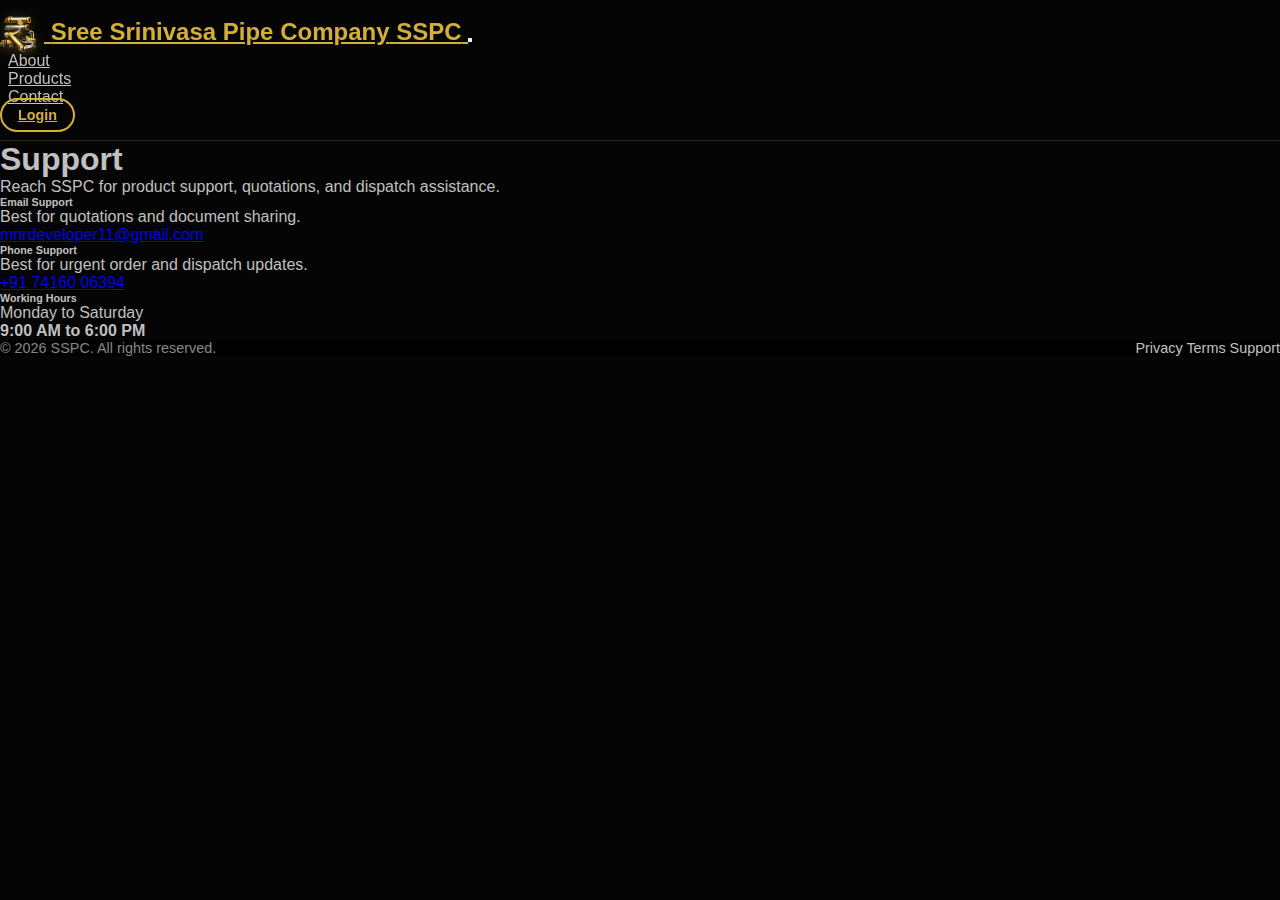
<file: support.html>
<!DOCTYPE html>
<html lang="en">
<head>
    <meta charset="UTF-8">
    <meta name="viewport" content="width=device-width, initial-scale=1.0">
    <title>Support | SSPC</title>
    <link href="https://cdn.jsdelivr.net/npm/bootstrap@5.3.0/dist/css/bootstrap.min.css" rel="stylesheet">
    <link rel="icon" href="logo.png" type="image/png">
    <link rel="manifest" href="manifest.webmanifest">
    <meta name="theme-color" content="#0f172a">
    <meta name="apple-mobile-web-app-capable" content="yes">
    <meta name="apple-mobile-web-app-status-bar-style" content="black-translucent">
    <meta name="apple-mobile-web-app-title" content="SSPC">
    <link rel="apple-touch-icon" href="assets/icons/icon-180.png">
    <link rel="stylesheet" href="https://cdnjs.cloudflare.com/ajax/libs/font-awesome/6.4.0/css/all.min.css">
    <link href="https://fonts.googleapis.com/css2?family=Poppins:wght@300;400;500;600;700&display=swap" rel="stylesheet">
    <link rel="stylesheet" href="css/style.css">
</head>
<body class="industrial-theme page-shell">
    <div id="pageLoader" class="page-loader">
        <div class="loader-content">
            <div class="loader-box">
                <div class="spinner-ring ring-outer"></div>
                <div class="spinner-ring ring-inner"></div>
                <img src="logo.png" class="center-icon" alt="Logo" style="width: 46px; height: 46px; object-fit: contain;">
            </div>
            <h5 class="mt-3 fw-bold text-dark">SSPC</h5>
            <p class="text-muted small">Loading...</p>
        </div>
    </div>

    <nav class="navbar navbar-expand-lg fixed-top navbar-dark">
        <div class="container">
            <a class="navbar-brand" href="index.html">
                <img src="logo.png" alt="Logo" class="navbar-logo" width="40" height="40">
                <span class="fw-bold d-none d-lg-inline">Sree Srinivasa Pipe Company</span>
                <span class="fw-bold d-inline d-lg-none">SSPC</span>
            </a>
            <button class="navbar-toggler" type="button" data-bs-toggle="collapse" data-bs-target="#navbarNav">
                <span class="navbar-toggler-icon"></span>
            </button>
            <div class="collapse navbar-collapse" id="navbarNav">
                <ul class="navbar-nav ms-auto">
                    <li class="nav-item"><a class="nav-link" href="about.html">About</a></li>
                    <li class="nav-item"><a class="nav-link" href="products.html">Products</a></li>
                    <li class="nav-item"><a class="nav-link" href="contact.html">Contact</a></li>
                    <li class="nav-item"><a class="btn btn-gold-outline btn-nav ms-2" href="login.html?mode=gate">Login</a></li>
                </ul>
            </div>
        </div>
    </nav>

    <section class="hero-industrial">
        <div class="hero-overlay"></div>
        <div class="container position-relative text-white">
            <h1 class="display-5 fw-bold mb-3">Support</h1>
            <p class="lead mb-0">Reach SSPC for product support, quotations, and dispatch assistance.</p>
        </div>
    </section>

    <section class="section-block">
        <div class="container">
            <div class="row g-4">
                <div class="col-lg-4">
                    <div class="contact-card h-100">
                        <h6 class="mb-2">Email Support</h6>
                        <p class="text-muted mb-2">Best for quotations and document sharing.</p>
                        <a href="mailto:mnrdeveloper11@gmail.com">mnrdeveloper11@gmail.com</a>
                    </div>
                </div>
                <div class="col-lg-4">
                    <div class="contact-card h-100">
                        <h6 class="mb-2">Phone Support</h6>
                        <p class="text-muted mb-2">Best for urgent order and dispatch updates.</p>
                        <a href="tel:+917416006394">+91 74160 06394</a>
                    </div>
                </div>
                <div class="col-lg-4">
                    <div class="contact-card h-100">
                        <h6 class="mb-2">Working Hours</h6>
                        <p class="text-muted mb-0">Monday to Saturday</p>
                        <strong>9:00 AM to 6:00 PM</strong>
                    </div>
                </div>
            </div>
        </div>
    </section>

    <footer class="site-footer industrial-footer">
        <div class="container">
            <div class="footer-bottom">
                <div>&copy; 2026 SSPC. All rights reserved.</div>
                <div class="footer-legal">
                    <a class="text-silver opacity-75 hover-gold" href="privacy.html">Privacy</a>
                    <a class="text-silver opacity-75 hover-gold" href="terms.html">Terms</a>
                    <a class="text-silver opacity-75 hover-gold" href="support.html">Support</a>
                </div>
            </div>
        </div>
    </footer>

    <script src="https://cdn.jsdelivr.net/npm/bootstrap@5.3.0/dist/js/bootstrap.bundle.min.js"></script>
    <script>
        (function () {
            const loader = document.getElementById('pageLoader');
            const body = document.body;
            const hideLoader = () => {
                if (body) body.classList.add('page-ready');
                if (!loader) return;
                loader.classList.add('is-hidden');
                setTimeout(() => loader.remove(), 400);
            };
            window.addEventListener('load', hideLoader);
            window.addEventListener('pageshow', hideLoader);

            document.addEventListener('click', (e) => {
                const link = e.target.closest('a');
                if (!link) return;
                if (e.metaKey || e.ctrlKey || e.shiftKey || e.altKey) return;
                const href = link.getAttribute('href') || '';
                if (!href || href.startsWith('#') || href.startsWith('mailto:') || href.startsWith('tel:') || link.target === '_blank') return;
                if (link.hasAttribute('download')) return;
                const sameOrigin = link.origin === window.location.origin;
                if (!sameOrigin) return;
                e.preventDefault();
                if (body) body.classList.add('page-leaving');
                if (loader) loader.classList.remove('is-hidden');
                window.setTimeout(() => {
                    window.location.href = link.href;
                }, 170);
            });
        })();
    </script>
    <script src="js/pwa.js"></script>
</body>
</html>
</file>
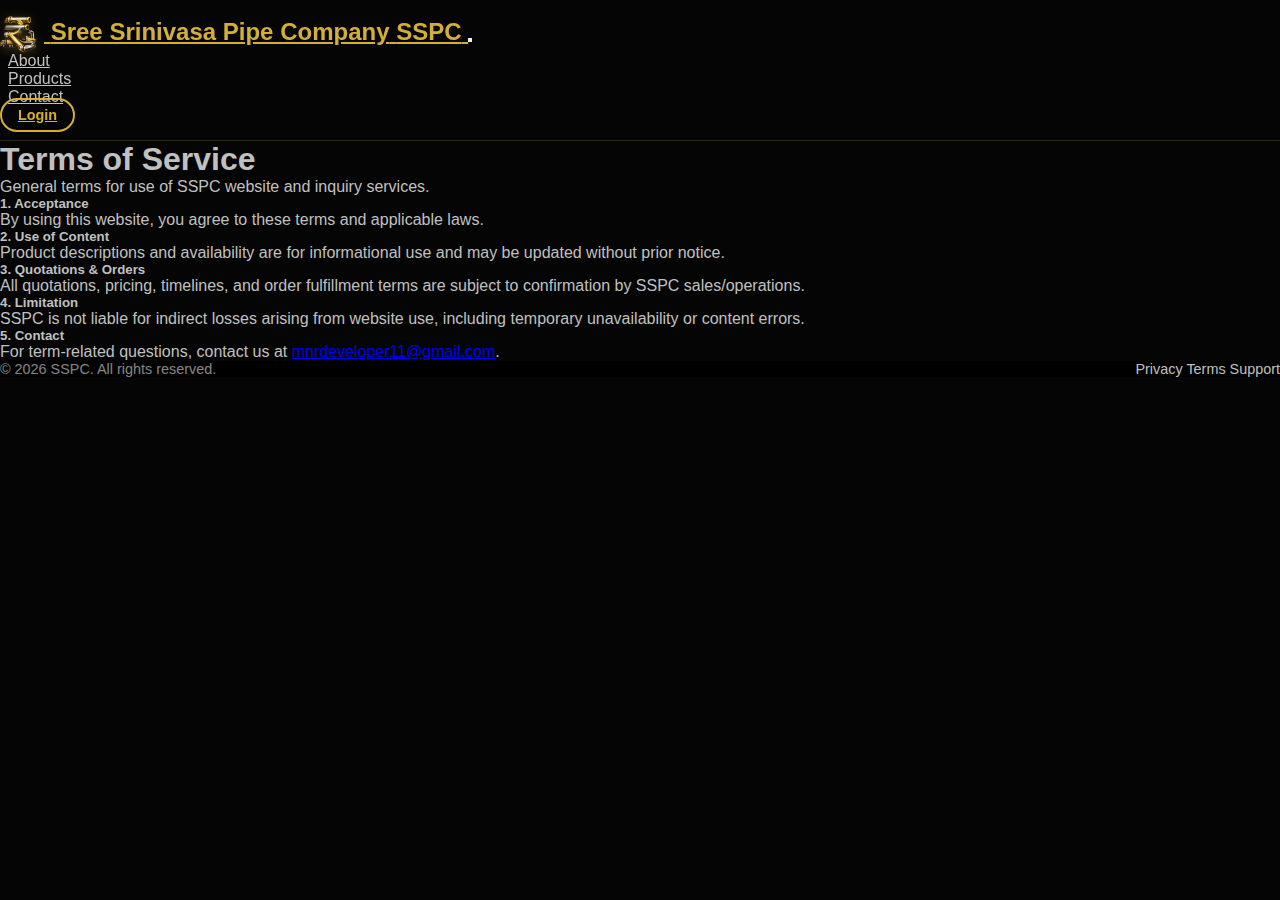
<file: terms.html>
<!DOCTYPE html>
<html lang="en">
<head>
    <meta charset="UTF-8">
    <meta name="viewport" content="width=device-width, initial-scale=1.0">
    <title>Terms of Service | SSPC</title>
    <link href="https://cdn.jsdelivr.net/npm/bootstrap@5.3.0/dist/css/bootstrap.min.css" rel="stylesheet">
    <link rel="icon" href="logo.png" type="image/png">
    <link rel="manifest" href="manifest.webmanifest">
    <meta name="theme-color" content="#0f172a">
    <meta name="apple-mobile-web-app-capable" content="yes">
    <meta name="apple-mobile-web-app-status-bar-style" content="black-translucent">
    <meta name="apple-mobile-web-app-title" content="SSPC">
    <link rel="apple-touch-icon" href="assets/icons/icon-180.png">
    <link rel="stylesheet" href="https://cdnjs.cloudflare.com/ajax/libs/font-awesome/6.4.0/css/all.min.css">
    <link href="https://fonts.googleapis.com/css2?family=Poppins:wght@300;400;500;600;700&display=swap" rel="stylesheet">
    <link rel="stylesheet" href="css/style.css">
</head>
<body class="industrial-theme page-shell">
    <div id="pageLoader" class="page-loader">
        <div class="loader-content">
            <div class="loader-box">
                <div class="spinner-ring ring-outer"></div>
                <div class="spinner-ring ring-inner"></div>
                <img src="logo.png" class="center-icon" alt="Logo" style="width: 46px; height: 46px; object-fit: contain;">
            </div>
            <h5 class="mt-3 fw-bold text-dark">SSPC</h5>
            <p class="text-muted small">Loading...</p>
        </div>
    </div>

    <nav class="navbar navbar-expand-lg fixed-top navbar-dark">
        <div class="container">
            <a class="navbar-brand" href="index.html">
                <img src="logo.png" alt="Logo" class="navbar-logo" width="40" height="40">
                <span class="fw-bold d-none d-lg-inline">Sree Srinivasa Pipe Company</span>
                <span class="fw-bold d-inline d-lg-none">SSPC</span>
            </a>
            <button class="navbar-toggler" type="button" data-bs-toggle="collapse" data-bs-target="#navbarNav">
                <span class="navbar-toggler-icon"></span>
            </button>
            <div class="collapse navbar-collapse" id="navbarNav">
                <ul class="navbar-nav ms-auto">
                    <li class="nav-item"><a class="nav-link" href="about.html">About</a></li>
                    <li class="nav-item"><a class="nav-link" href="products.html">Products</a></li>
                    <li class="nav-item"><a class="nav-link" href="contact.html">Contact</a></li>
                    <li class="nav-item"><a class="btn btn-gold-outline btn-nav ms-2" href="login.html?mode=gate">Login</a></li>
                </ul>
            </div>
        </div>
    </nav>

    <section class="hero-industrial">
        <div class="hero-overlay"></div>
        <div class="container position-relative text-white">
            <h1 class="display-5 fw-bold mb-3">Terms of Service</h1>
            <p class="lead mb-0">General terms for use of SSPC website and inquiry services.</p>
        </div>
    </section>

    <section class="section-block">
        <div class="container">
            <div class="form-card">
                <h5 class="mb-3">1. Acceptance</h5>
                <p class="text-muted">By using this website, you agree to these terms and applicable laws.</p>
                <h5 class="mb-3 mt-4">2. Use of Content</h5>
                <p class="text-muted">Product descriptions and availability are for informational use and may be updated without prior notice.</p>
                <h5 class="mb-3 mt-4">3. Quotations & Orders</h5>
                <p class="text-muted">All quotations, pricing, timelines, and order fulfillment terms are subject to confirmation by SSPC sales/operations.</p>
                <h5 class="mb-3 mt-4">4. Limitation</h5>
                <p class="text-muted">SSPC is not liable for indirect losses arising from website use, including temporary unavailability or content errors.</p>
                <h5 class="mb-3 mt-4">5. Contact</h5>
                <p class="text-muted mb-0">For term-related questions, contact us at <a href="mailto:mnrdeveloper11@gmail.com">mnrdeveloper11@gmail.com</a>.</p>
            </div>
        </div>
    </section>

    <footer class="site-footer industrial-footer">
        <div class="container">
            <div class="footer-bottom">
                <div>&copy; 2026 SSPC. All rights reserved.</div>
                <div class="footer-legal">
                    <a class="text-silver opacity-75 hover-gold" href="privacy.html">Privacy</a>
                    <a class="text-silver opacity-75 hover-gold" href="terms.html">Terms</a>
                    <a class="text-silver opacity-75 hover-gold" href="support.html">Support</a>
                </div>
            </div>
        </div>
    </footer>

    <script src="https://cdn.jsdelivr.net/npm/bootstrap@5.3.0/dist/js/bootstrap.bundle.min.js"></script>
    <script>
        (function () {
            const loader = document.getElementById('pageLoader');
            const body = document.body;
            const hideLoader = () => {
                if (body) body.classList.add('page-ready');
                if (!loader) return;
                loader.classList.add('is-hidden');
                setTimeout(() => loader.remove(), 400);
            };
            window.addEventListener('load', hideLoader);
            window.addEventListener('pageshow', hideLoader);

            document.addEventListener('click', (e) => {
                const link = e.target.closest('a');
                if (!link) return;
                if (e.metaKey || e.ctrlKey || e.shiftKey || e.altKey) return;
                const href = link.getAttribute('href') || '';
                if (!href || href.startsWith('#') || href.startsWith('mailto:') || href.startsWith('tel:') || link.target === '_blank') return;
                if (link.hasAttribute('download')) return;
                const sameOrigin = link.origin === window.location.origin;
                if (!sameOrigin) return;
                e.preventDefault();
                if (body) body.classList.add('page-leaving');
                if (loader) loader.classList.remove('is-hidden');
                window.setTimeout(() => {
                    window.location.href = link.href;
                }, 170);
            });
        })();
    </script>
    <script src="js/pwa.js"></script>
</body>
</html>
</file>
<file: css/style.css>
:root {
    --gold-primary: #D4AF37;
    --gold-light: #F4C430;
    --gold-dark: #AA8C2C;
    --silver-primary: #C0C0C0;
    --silver-light: #E0E0E0;
    --black-bg: #050505;
    --dark-card: #121212;
    --dark-accent: #1A1A1A;
    --ink: #0B0B0B;
    --card-glow: rgba(212, 175, 55, 0.15);
    --muted: rgba(224, 224, 224, 0.75);
}

* {
    margin: 0;
    padding: 0;
    box-sizing: border-box;
}

body {
    font-family: 'Poppins', sans-serif;
    color: var(--silver-primary);
    background-color: var(--black-bg);
    overflow-x: hidden;
}

h1, h2, h3, h4, h5, h6 {
    font-family: 'Poppins', sans-serif;
    font-weight: 700;
}

/* Navigation */
.navbar {
    background: rgba(5, 5, 5, 0.9) !important;
    backdrop-filter: blur(10px);
    border-bottom: 1px solid rgba(212, 175, 55, 0.2);
    padding: 1rem 0;
    transition: all 0.3s ease;
}

.navbar-brand {
    font-size: 1.5rem;
    color: var(--gold-primary) !important;
    font-weight: 700;
}

.navbar-logo {
    width: 36px;
    height: 36px;
    object-fit: contain;
    margin-right: 0.5rem;
    filter: drop-shadow(0 2px 6px rgba(212, 175, 55, 0.25));
    vertical-align: middle;
}

.nav-link {
    color: var(--silver-primary) !important;
    font-weight: 500;
    margin: 0 0.5rem;
}

.nav-link:hover {
    color: var(--gold-primary) !important;
}

.nav-link.active {
    color: var(--gold-primary) !important;
    text-shadow: 0 0 12px rgba(212, 175, 55, 0.35);
}

.navbar .btn-nav {
    padding: 0.45rem 1rem;
    font-size: 0.9rem;
    line-height: 1.1;
}

@media (max-width: 991.98px) {
    .navbar .btn-nav {
        display: inline-flex;
        margin-top: 0.4rem;
    }

    .navbar .btn-nav + .btn-nav {
        margin-left: 0 !important;
        margin-top: 0.4rem;
    }
}

/* Hero Section */
.hero-section {
    padding: 120px 0 80px;
    background-color: var(--black-bg);
    background-image:
        radial-gradient(circle at 20% 20%, rgba(212, 175, 55, 0.10) 0%, rgba(0, 0, 0, 0) 55%),
        radial-gradient(circle at 80% 10%, rgba(255, 255, 255, 0.04) 0%, rgba(0, 0, 0, 0) 45%);
    color: var(--silver-primary);
    min-height: 100vh;
    display: flex;
    align-items: center;
    position: relative;
}

.hero-section h1 {
    font-size: 3.5rem;
    margin-bottom: 1.5rem;
    text-shadow: 0 0 20px rgba(212, 175, 55, 0.2);
}

.hero-section p {
    font-size: 1.2rem;
    color: var(--silver-light);
    opacity: 0.8;
    margin-bottom: 2rem;
}

.hero-badges {
    display: flex;
    flex-wrap: wrap;
    gap: 0.6rem;
    margin-bottom: 1rem;
}

.hero-badge {
    font-size: 0.85rem;
    padding: 0.35rem 0.75rem;
    border-radius: 999px;
    background: rgba(212, 175, 55, 0.12);
    border: 1px solid rgba(212, 175, 55, 0.25);
    color: var(--gold-primary);
}

.hero-stats {
    display: flex;
    gap: 1.5rem;
    margin-top: 1.5rem;
    flex-wrap: wrap;
}

.hero-stat {
    min-width: 120px;
}

.hero-stat strong {
    display: block;
    font-size: 1.4rem;
    color: var(--gold-primary);
}

.hero-stat span {
    font-size: 0.9rem;
    color: var(--muted);
}

.hero-image-wrapper {
    position: relative;
    padding: 1rem;
    border-radius: 24px;
    background: linear-gradient(145deg, rgba(212, 175, 55, 0.08), rgba(0, 0, 0, 0));
    border: 1px solid rgba(212, 175, 55, 0.15);
    box-shadow: 0 20px 45px rgba(0, 0, 0, 0.5);
}

.hero-image-wrapper img {
    border-radius: 18px;
}

.btn-hero-primary {
    background: linear-gradient(45deg, var(--gold-primary), var(--gold-light));
    color: #0b0b0b;
    border: none;
    box-shadow: 0 12px 30px rgba(212, 175, 55, 0.25);
}

.btn-hero-primary:hover {
    transform: translateY(-2px);
    box-shadow: 0 16px 40px rgba(212, 175, 55, 0.4);
    color: #0b0b0b;
}

.btn-hero-secondary {
    border: 1.5px solid rgba(224, 224, 224, 0.5);
    color: var(--silver-light);
    background: rgba(255, 255, 255, 0.02);
}

.btn-hero-secondary:hover {
    border-color: var(--gold-primary);
    color: var(--gold-primary);
    box-shadow: 0 10px 24px rgba(0, 0, 0, 0.35);
}

/* Feature Cards */
.feature-card {
    border: 1px solid rgba(212, 175, 55, 0.1);
    border-radius: 20px;
    transition: transform 0.3s ease, box-shadow 0.3s ease;
    background: var(--dark-card);
    padding: 1rem;
}

.feature-card:hover {
    transform: translateY(-10px);
    box-shadow: 0 10px 30px rgba(212, 175, 55, 0.15) !important;
    border-color: var(--gold-primary);
}

.feature-icon {
    width: 70px;
    height: 70px;
    border-radius: 50%;
    display: flex;
    align-items: center;
    justify-content: center;
    margin: 0 auto;
    background: rgba(212, 175, 55, 0.1);
    color: var(--gold-primary);
    border: 1px solid rgba(212, 175, 55, 0.2);
}

/* Cards */
.card {
    background-color: var(--dark-card);
    border: 1px solid rgba(255, 255, 255, 0.05);
}

/* Custom Text Colors */
.text-gold { color: var(--gold-primary) !important; }
.text-silver { color: var(--silver-primary) !important; }
.text-gradient-gold {
    background: linear-gradient(to right, var(--gold-primary), #FBF5B7, var(--gold-primary));
    -webkit-background-clip: text;
    -webkit-text-fill-color: transparent;
    background-clip: text;
    background-size: 200% auto;
    animation: shine 5s linear infinite;
}

@keyframes shine {
    to {
        background-position: 200% center;
    }
}

/* Buttons */
.btn {
    padding: 0.8rem 1.8rem;
    border-radius: 50px;
    font-weight: 600;
    transition: all 0.3s ease;
}

.btn-gold {
    background: linear-gradient(45deg, var(--gold-primary), var(--gold-light));
    color: #000;
    border: none;
    box-shadow: 0 4px 15px rgba(212, 175, 55, 0.3);
}

.btn-gold:hover {
    background: linear-gradient(45deg, var(--gold-light), var(--gold-primary));
    transform: translateY(-2px);
    box-shadow: 0 8px 20px rgba(212, 175, 55, 0.5);
    color: #000;
}

.btn-gold-outline {
    border: 2px solid var(--gold-primary);
    color: var(--gold-primary);
    background: transparent;
}

.btn-gold-outline:hover {
    background: var(--gold-primary);
    color: #000;
    box-shadow: 0 0 15px rgba(212, 175, 55, 0.4);
}

.btn-silver-outline {
    border: 2px solid var(--silver-primary);
    color: var(--silver-primary);
    background: transparent;
}

.btn-silver-outline:hover {
    background: var(--silver-primary);
    color: #000;
    border-color: var(--silver-primary);
}

/* Forms */
.form-control {
    background-color: rgba(255, 255, 255, 0.05);
    border: 1px solid rgba(255, 255, 255, 0.1);
    color: var(--silver-light);
    border-radius: 8px;
    padding: 0.75rem 1rem;
    transition: all 0.3s ease;
}

.form-control:focus {
    background-color: rgba(255, 255, 255, 0.1);
    border-color: var(--gold-primary);
    box-shadow: 0 0 0 0.25rem rgba(212, 175, 55, 0.25);
    color: #fff;
}

.form-floating > .form-control {
    height: calc(3.5rem + 2px);
    padding: 1rem 0.75rem;
}

/* Utilities */
.bg-dark-accent {
    background-color: var(--dark-accent);
}

.border-gold {
    border: 1px solid var(--gold-primary) !important;
}

.hover-gold:hover {
    color: var(--gold-primary) !important;
}

/* Footer */
footer {
    background-color: #000;
}

footer a {
    text-decoration: none;
    transition: color 0.3s ease;
}

footer a:hover {
    color: var(--gold-primary) !important;
}

.footer-top {
    border-bottom: 1px solid rgba(212, 175, 55, 0.15);
    padding-bottom: 2rem;
    margin-bottom: 2rem;
}

.footer-brand {
    display: flex;
    align-items: center;
    gap: 0.75rem;
    margin-bottom: 1rem;
}

.footer-brand img {
    width: 40px;
    height: 40px;
    object-fit: contain;
    filter: drop-shadow(0 2px 8px rgba(212, 175, 55, 0.25));
}

.footer-title {
    color: var(--gold-primary);
    font-weight: 700;
}

.footer-links a {
    display: inline-block;
    margin-bottom: 0.5rem;
    color: var(--silver-primary);
    text-decoration: none;
}

.footer-bottom {
    display: flex;
    justify-content: space-between;
    align-items: center;
    gap: 1rem;
    flex-wrap: wrap;
    color: rgba(224, 224, 224, 0.6);
    font-size: 0.9rem;
}

/* Responsive Design */
@media (max-width: 768px) {
    .hero-section {
        padding: 100px 0 60px;
        text-align: center;
    }
    
    .hero-section h1 {
        font-size: 2.5rem;
    }
    
    .hero-section p {
        font-size: 1.1rem;
    }
    
    .feature-card {
        margin-bottom: 1.5rem;
    }

    .hero-stats {
        justify-content: center;
    }

    .hero-image-wrapper {
        margin-top: 2rem;
    }
}

/* Particle Animation Canvas */
#hero-particles {
    position: absolute;
    top: 0;
    left: 0;
    width: 100%;
    height: 100%;
    z-index: 0;
    pointer-events: none;
}

.hero-section .container {
    position: relative;
    z-index: 1;
}

/* Auth Pages Styling */
.auth-container {
    min-height: 100vh;
    display: flex;
    align-items: center;
    justify-content: center;
    padding: 1rem;
    background: var(--black-bg);
    background-image: radial-gradient(circle at 50% 50%, rgba(212, 175, 55, 0.05) 0%, rgba(0, 0, 0, 0) 70%);
}

.auth-card {
    background: var(--dark-card);
    border: 1px solid rgba(212, 175, 55, 0.2);
    border-radius: 16px;
    width: 100%;
    max-width: 450px;
    padding: 2.5rem;
    box-shadow: 0 20px 40px rgba(0, 0, 0, 0.4);
    position: relative;
    overflow: hidden;
}

.auth-card::before {
    content: '';
    position: absolute;
    top: 0;
    left: 0;
    width: 100%;
    height: 3px;
    background: linear-gradient(90deg, var(--gold-dark), var(--gold-primary), var(--gold-light), var(--gold-primary), var(--gold-dark));
}

.auth-header {
    text-align: center;
    margin-bottom: 2rem;
}

.auth-header h2 {
    color: var(--gold-primary);
    font-weight: 700;
    margin-bottom: 0.5rem;
}

.auth-header p {
    color: var(--silver-primary);
    opacity: 0.7;
}

.auth-divider {
    display: flex;
    align-items: center;
    text-align: center;
    margin: 1.5rem 0;
    color: var(--silver-primary);
    opacity: 0.5;
    font-size: 0.9rem;
}

.auth-divider::before, .auth-divider::after {
    content: '';
    flex: 1;
    border-bottom: 1px solid rgba(255, 255, 255, 0.1);
}

.auth-divider span {
    padding: 0 10px;
}

.google-btn {
    background: white;
    color: #333;
    width: 100%;
    border: none;
    font-weight: 500;
    display: flex;
    align-items: center;
    justify-content: center;
}

.google-btn:hover {
    background: #f8f9fa;
    transform: translateY(-2px);
}

.auth-links {
    text-align: center;
    margin-top: 1.5rem;
}

.auth-links p {
    margin-bottom: 0.5rem;
    color: var(--silver-primary);
    font-size: 0.9rem;
}

.auth-links a {
    color: var(--gold-primary);
    text-decoration: none;
    font-weight: 500;
}

.auth-links a:hover {
    text-decoration: underline;
}

.auth-footer {
    text-align: center;
    margin-top: 2rem;
    color: var(--silver-primary);
    opacity: 0.4;
    font-size: 0.8rem;
}

.auth-form .form-floating + .form-floating {
    margin-top: 1rem;
}

.password-toggle {
    position: relative;
}

.password-toggle-btn {
    position: absolute;
    right: 0;
    top: 0;
    height: 100%;
    width: 45px;
    display: flex;
    align-items: center;
    justify-content: center;
    background: none;
    border: none;
    color: var(--silver-primary);
    z-index: 100;
    cursor: pointer;
}

.password-toggle .form-control {
    padding-right: 45px;
}

@media (max-width: 576px) {
    .hero-section h1 {
        font-size: 2rem;
    }
    
    .btn-lg {
        padding: 0.75rem 1.5rem;
        font-size: 1rem;
    }

    .footer-bottom {
        justify-content: center;
        text-align: center;
    }
}
</file>
<file: css/auth.css>
/* Variables */
:root {
    --primary-color: #4361ee;
    --secondary-color: #3f37c9;
    --success-color: #4cc9f0;
    --info-color: #4895ef;
    --warning-color: #f72585;
    --danger-color: #e63946;
    --light-color: #f8f9fa;
    --dark-color: #212529;
}

body {
    font-family: 'Poppins', sans-serif;
}

/* Authentication Pages */
.auth-container {
    min-height: 100vh;
    display: flex;
    align-items: center;
    justify-content: center;
    background-color: #f3f5f9;
    background-image: linear-gradient(135deg, var(--primary-color) 0%, var(--secondary-color) 100%);
    padding: 2rem;
}

.auth-card {
    background: white;
    border-radius: 20px;
    box-shadow: 0 20px 60px rgba(0,0,0,0.3);
    overflow: hidden;
    max-width: 400px;
    width: 100%;
}

.auth-header {
    background: linear-gradient(135deg, var(--primary-color), var(--secondary-color));
    color: white;
    padding: 2rem;
    text-align: center;
    border-bottom: 1px solid rgba(0,0,0,0.05);
}

.auth-header i {
    font-size: 3rem;
    margin-bottom: 1rem;
}

.auth-header h2 {
    font-size: 1.75rem;
    margin: 0;
}

.auth-body {
    padding: 2rem;
}

.auth-form .form-control {
    margin-bottom: 1.5rem;
}

.auth-form .btn {
    width: 100%;
    padding: 0.875rem;
    font-size: 1rem;
    border-radius: 10px;
    font-weight: 600;
    transition: all 0.3s ease;
}

.auth-form .btn-primary {
    background-color: var(--primary-color);
    border-color: var(--primary-color);
    box-shadow: 0 4px 12px rgba(67, 97, 238, 0.3);
}

.auth-form .btn-primary:hover {
    background-color: var(--secondary-color);
    border-color: var(--secondary-color);
    transform: translateY(-2px);
    box-shadow: 0 6px 15px rgba(67, 97, 238, 0.4);
}

.auth-divider {
    display: flex;
    align-items: center;
    margin: 1.5rem 0;
    color: #666;
}

.auth-divider::before,
.auth-divider::after {
    content: '';
    flex: 1;
    border-bottom: 1px solid #dee2e6;
}

.auth-divider span {
    padding: 0 1rem;
}

.google-btn {
    background: white;
    border: 2px solid #dee2e6;
    color: #333;
    display: flex;
    align-items: center;
    justify-content: center;
    gap: 10px;
    transition: all 0.3s ease;
    border-radius: 10px;
    font-weight: 500;
}

.google-btn:hover {
    background: #f8f9fa;
    border-color: #adb5bd;
}

.auth-links {
    text-align: center;
    margin-top: 1.5rem;
}

.auth-links a {
    color: var(--primary-color);
    text-decoration: none;
    font-weight: 500;
}

.auth-links a:hover {
    text-decoration: underline;
}

.auth-footer {
    text-align: center;
    padding: 1rem;
    background: #f8f9fa;
    border-top: 1px solid #dee2e6;
    font-size: 0.875rem;
    color: #666;
}

/* Alert Messages */
.alert {
    border-radius: 10px;
    border: none;
    padding: 1rem;
    margin-bottom: 1rem;
}

.alert-success {
    background-color: #d4edda;
    color: #155724;
}

.alert-danger {
    background-color: #f8d7da;
    color: #721c24;
}

/* Loading State */
.loading {
    opacity: 0.7;
    pointer-events: none;
}

.spinner-border {
    vertical-align: middle;
    margin-right: 0.5rem;
}

/* Password Toggle */
.password-toggle {
    position: relative;
}

.password-toggle .form-control {
    padding-right: 45px;
}

.password-toggle-btn {
    position: absolute;
    right: 10px;
    top: 50%;
    transform: translateY(-50%);
    background: none;
    border: none;
    color: #666;
    cursor: pointer;
}

/* Remember Me Checkbox */
.form-check-input:checked {
    background-color: var(--primary-color);
    border-color: var(--primary-color);
}

/* Forgot Password Link */
.forgot-password {
    display: block;
    text-align: right;
    margin-top: -0.75rem;
    margin-bottom: 1.5rem;
    font-size: 0.875rem;
    color: var(--primary-color);
    text-decoration: none;
}

.forgot-password:hover {
    text-decoration: underline;
}
</file>
